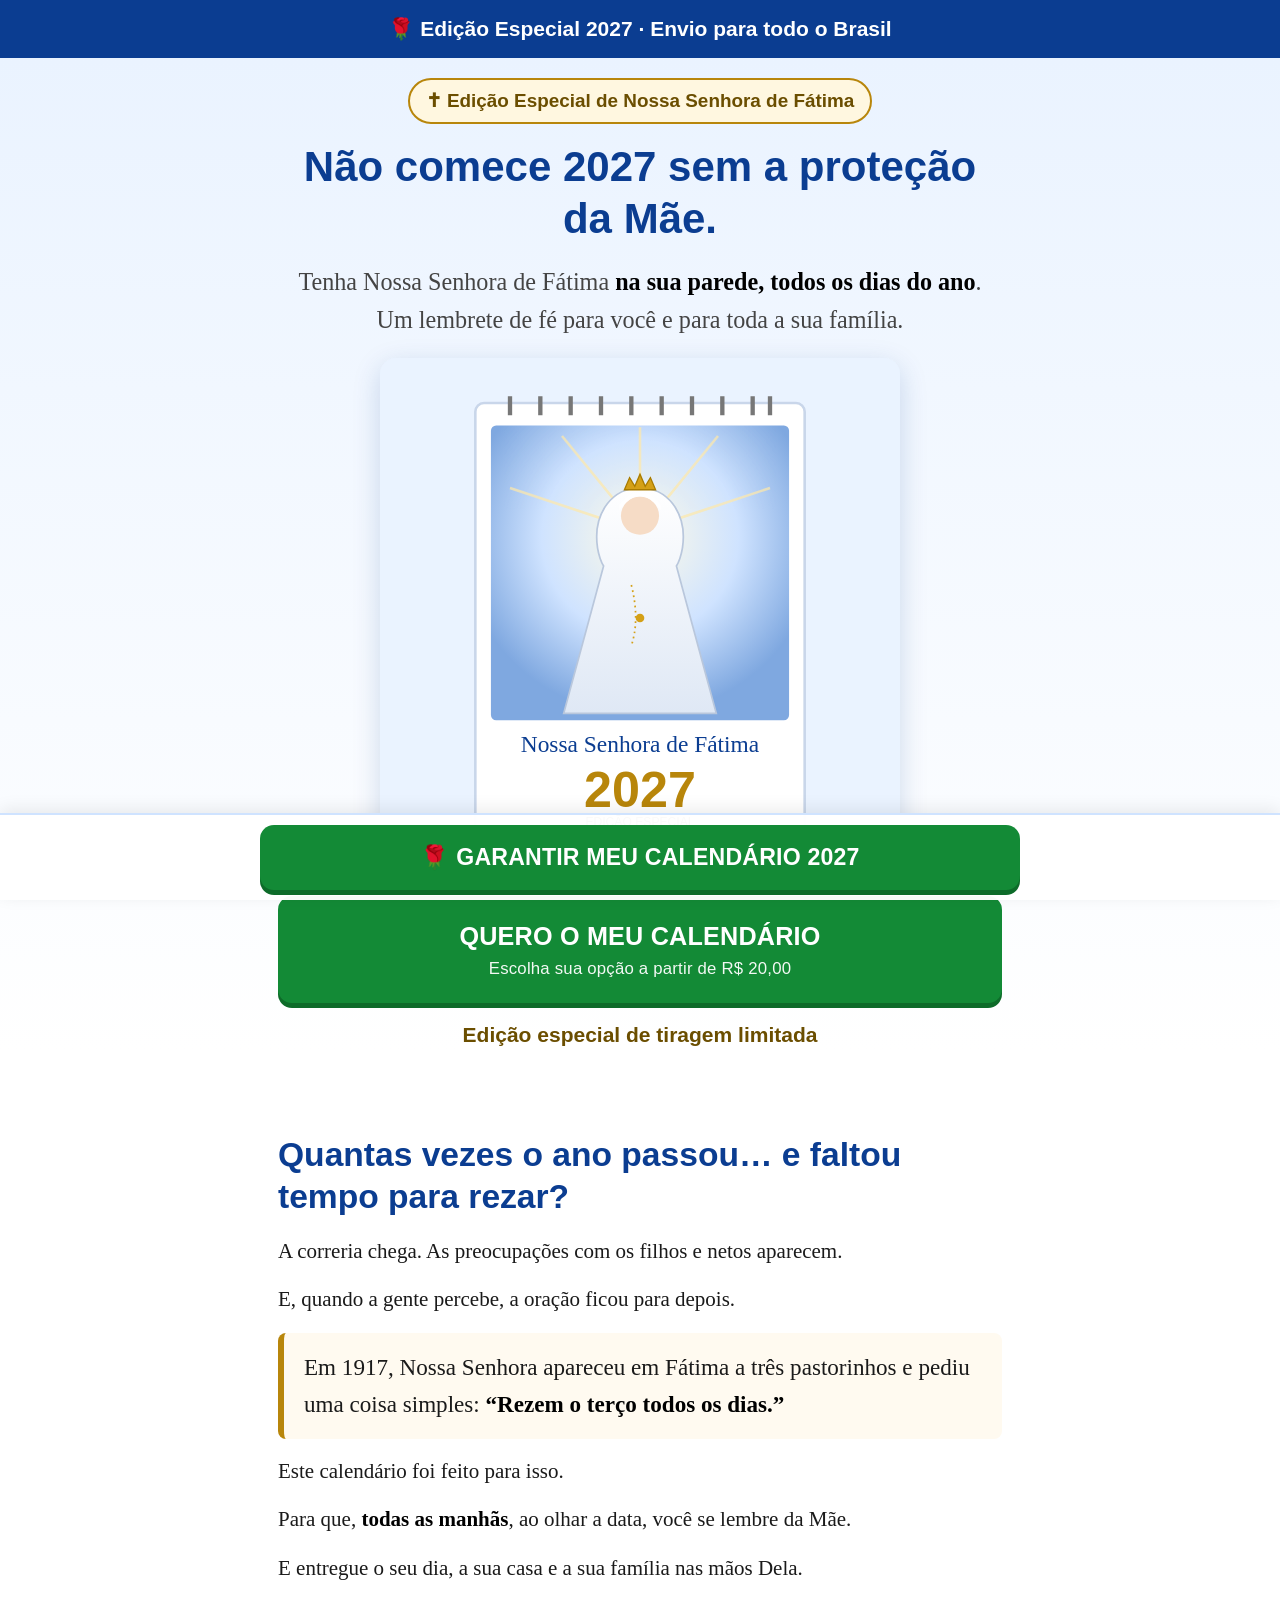
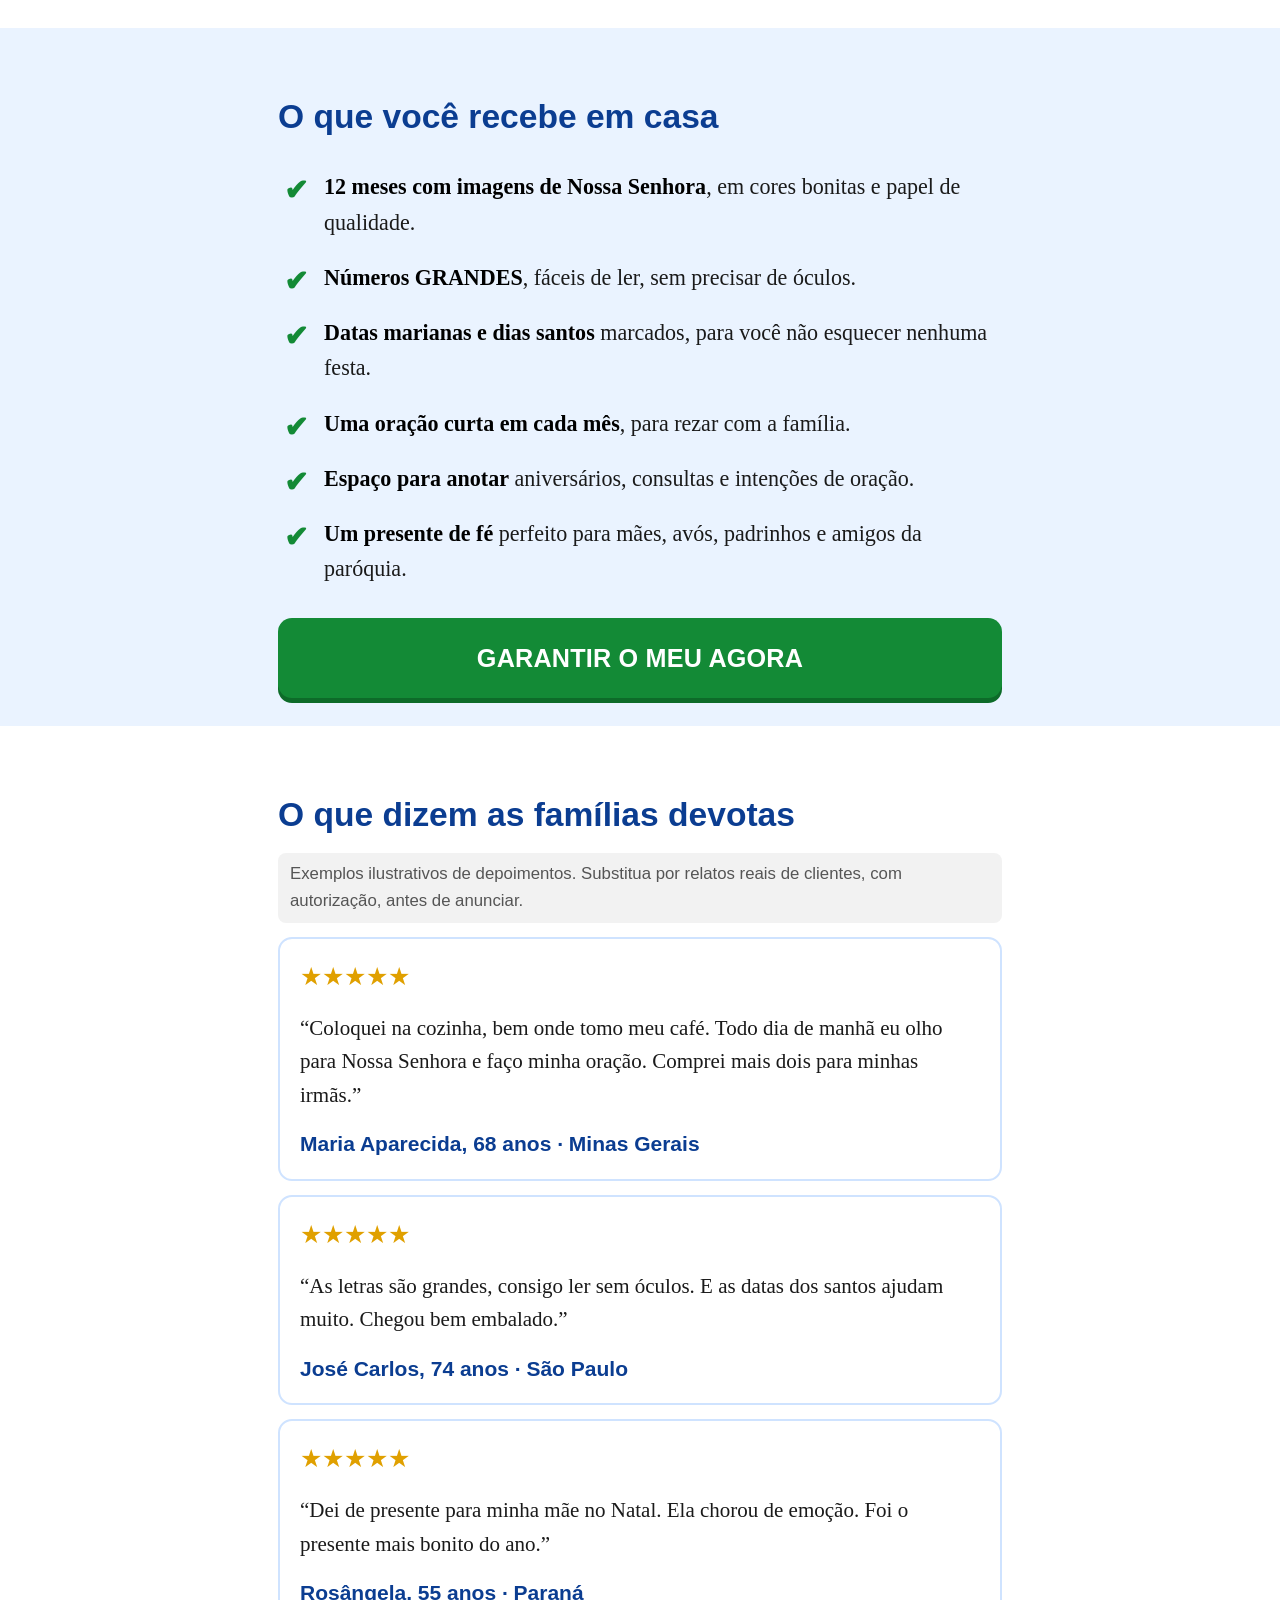
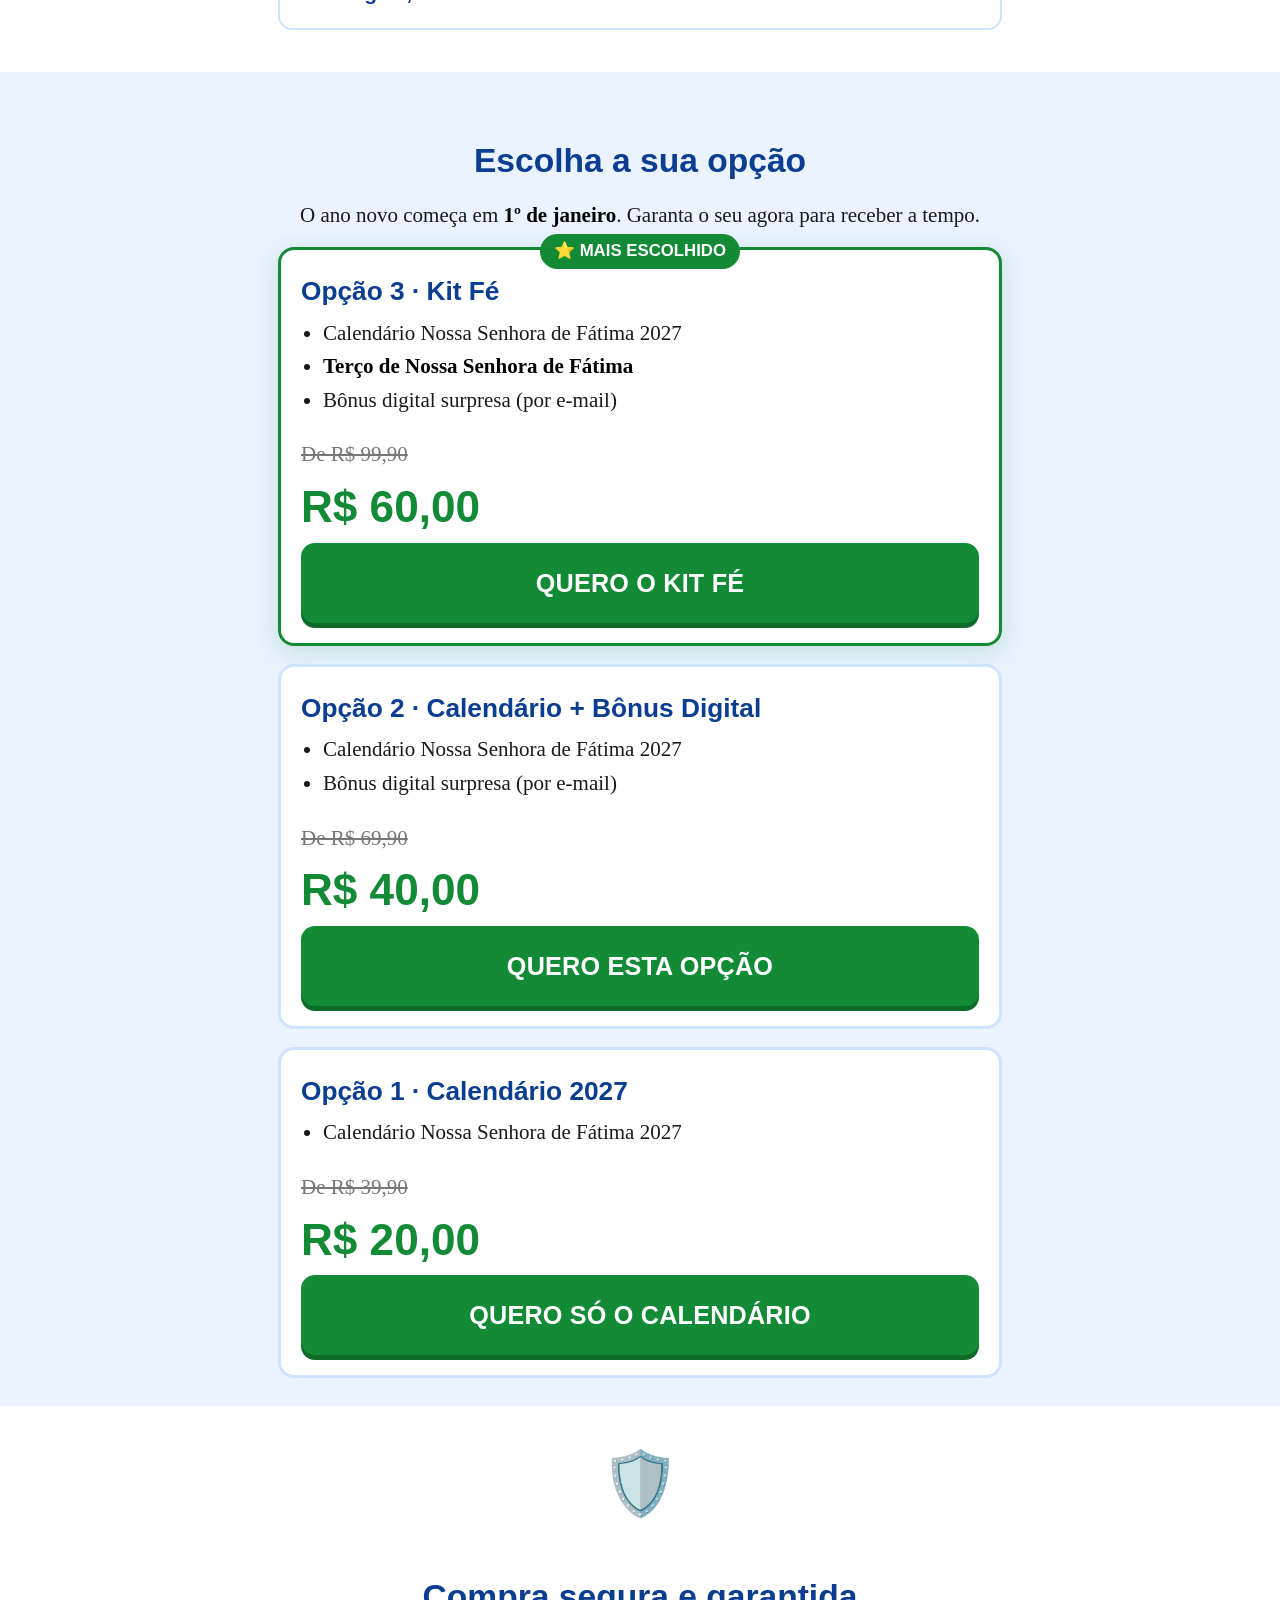
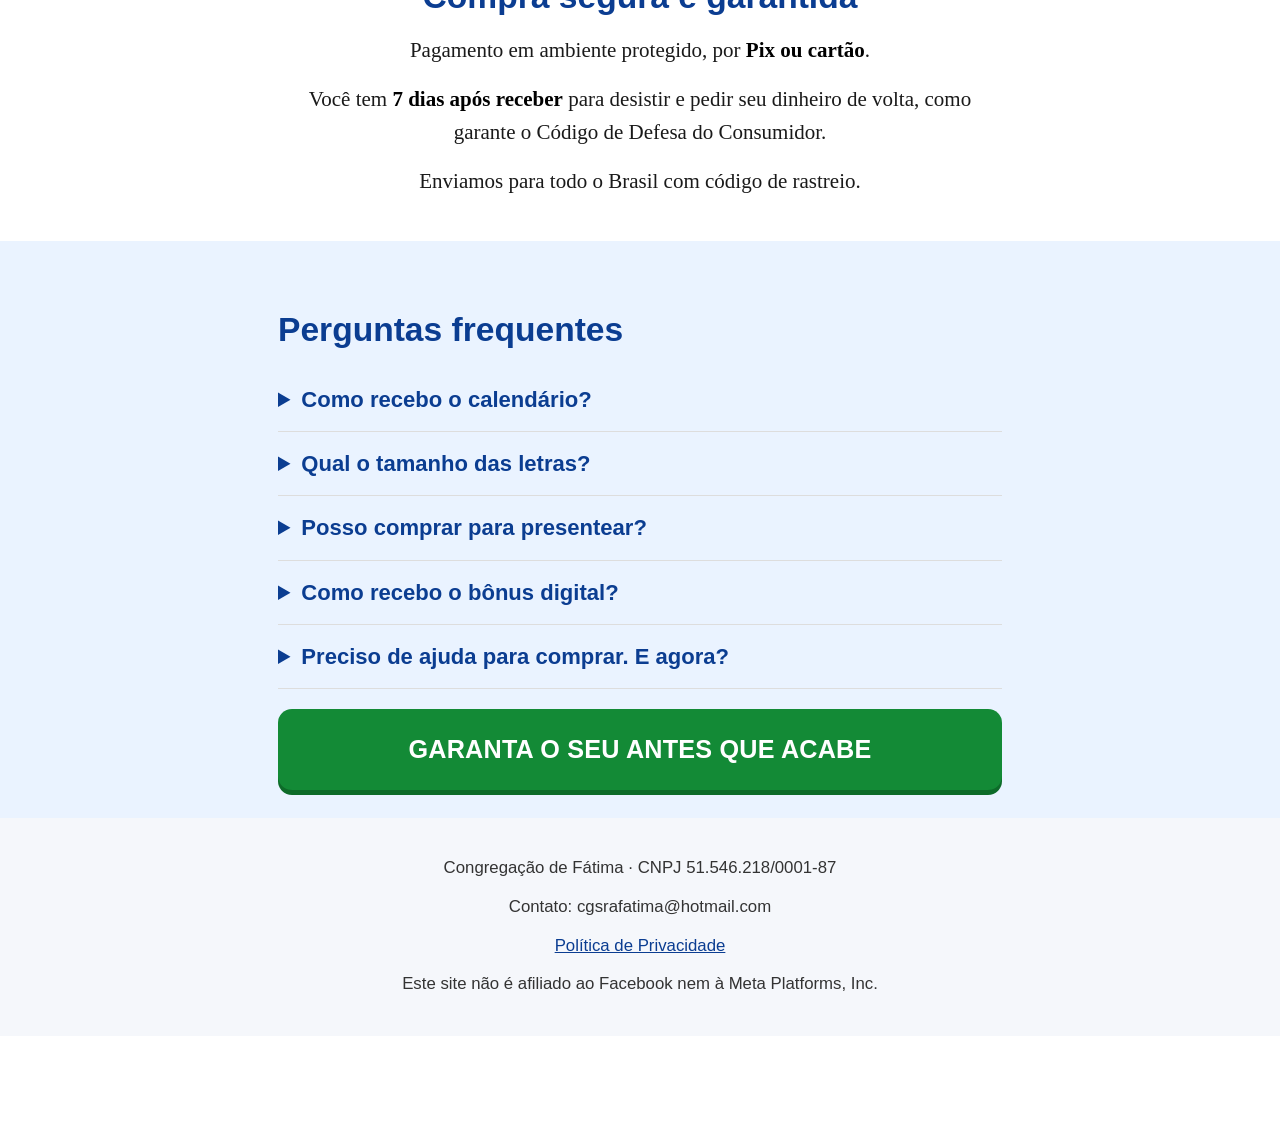
<file: index.html>
<!doctype html>
<html lang="pt-BR">
<head>
<meta charset="utf-8">
<meta name="viewport" content="width=device-width, initial-scale=1">
<title>Calendário Nossa Senhora de Fátima 2027 — Edição Especial</title>
<meta name="description" content="Calendário Nossa Senhora de Fátima 2027 — Edição Especial. Comece o ano com fé, oração e a companhia da Mãe em todos os dias.">
<meta property="og:title" content="Calendário Nossa Senhora de Fátima 2027 — Edição Especial">
<meta property="og:description" content="Comece 2027 sob o manto de Nossa Senhora. Edição especial com datas marianas e orações.">
<meta property="og:image" content="img/calendario.svg">
<link rel="stylesheet" href="assets/style.css">
</head>
<body>

<div class="faixa">🌹 Edição Especial 2027 · Envio para todo o Brasil</div>

<!-- HERO -->
<header class="hero">
  <div class="wrap">
    <span class="selo">✝ Edição Especial de Nossa Senhora de Fátima</span>
    <h1>Não comece 2027 sem a proteção da Mãe.</h1>
    <p class="sub">Tenha Nossa Senhora de Fátima <strong>na sua parede, todos os dias do ano</strong>. Um lembrete de fé para você e para toda a sua família.</p>

    <!-- VÍDEO: troque a imagem por um vídeo colando o código abaixo
    <div class="video"><iframe src="https://www.youtube.com/embed/SEU_VIDEO" title="Vídeo do calendário" allowfullscreen></iframe></div>
    -->
    <img class="produto-img"
         src="https://d8j0ntlcm91z4.cloudfront.net/user_3GwCEwV18G7K6cmNY8fMfwWMeJL/hf_20261118_110739_8f648c8b-9a55-483d-972a-41683b693b8c.png"
         onerror="this.onerror=null;this.src='img/calendario.svg'"
         alt="Calendário Nossa Senhora de Fátima 2027, Edição Especial, com terço ao lado" width="520" height="520">

    <a class="btn" href="endereco.html?opcao=3" data-comprar="3">QUERO O MEU CALENDÁRIO<small>Escolha sua opção a partir de R$ 20,00</small></a>
    <p data-tiragem style="font-family:Arial,sans-serif;font-weight:bold;color:#6b4e00"></p>
  </div>
</header>

<!-- HISTÓRIA / DOR -->
<section>
  <div class="wrap">
    <h2>Quantas vezes o ano passou… e faltou tempo para rezar?</h2>
    <p>A correria chega. As preocupações com os filhos e netos aparecem.</p>
    <p>E, quando a gente percebe, a oração ficou para depois.</p>
    <p class="destaque">Em 1917, Nossa Senhora apareceu em Fátima a três pastorinhos e pediu uma coisa simples: <strong>“Rezem o terço todos os dias.”</strong></p>
    <p>Este calendário foi feito para isso.</p>
    <p>Para que, <strong>todas as manhãs</strong>, ao olhar a data, você se lembre da Mãe.</p>
    <p>E entregue o seu dia, a sua casa e a sua família nas mãos Dela.</p>
  </div>
</section>

<!-- BENEFÍCIOS -->
<section class="azul">
  <div class="wrap">
    <h2>O que você recebe em casa</h2>
    <ul class="lista">
      <li><strong>12 meses com imagens de Nossa Senhora</strong>, em cores bonitas e papel de qualidade.</li>
      <li><strong>Números GRANDES</strong>, fáceis de ler, sem precisar de óculos.</li>
      <li><strong>Datas marianas e dias santos</strong> marcados, para você não esquecer nenhuma festa.</li>
      <li><strong>Uma oração curta em cada mês</strong>, para rezar com a família.</li>
      <li><strong>Espaço para anotar</strong> aniversários, consultas e intenções de oração.</li>
      <li><strong>Um presente de fé</strong> perfeito para mães, avós, padrinhos e amigos da paróquia.</li>
    </ul>
    <a class="btn" href="endereco.html?opcao=3" data-comprar="3">GARANTIR O MEU AGORA</a>
  </div>
</section>

<!-- PROVA SOCIAL -->
<section>
  <div class="wrap">
    <h2>O que dizem as famílias devotas</h2>
    <p class="aviso-ilustr">Exemplos ilustrativos de depoimentos. Substitua por relatos reais de clientes, com autorização, antes de anunciar.</p>

    <div class="depo">
      <div class="estrelas" aria-label="5 estrelas">★★★★★</div>
      <p>“Coloquei na cozinha, bem onde tomo meu café. Todo dia de manhã eu olho para Nossa Senhora e faço minha oração. Comprei mais dois para minhas irmãs.”</p>
      <div class="autor">Maria Aparecida, 68 anos · Minas Gerais</div>
    </div>
    <div class="depo">
      <div class="estrelas" aria-label="5 estrelas">★★★★★</div>
      <p>“As letras são grandes, consigo ler sem óculos. E as datas dos santos ajudam muito. Chegou bem embalado.”</p>
      <div class="autor">José Carlos, 74 anos · São Paulo</div>
    </div>
    <div class="depo">
      <div class="estrelas" aria-label="5 estrelas">★★★★★</div>
      <p>“Dei de presente para minha mãe no Natal. Ela chorou de emoção. Foi o presente mais bonito do ano.”</p>
      <div class="autor">Rosângela, 55 anos · Paraná</div>
    </div>
  </div>
</section>

<!-- OFERTA -->
<section class="azul" id="oferta">
  <div class="wrap">
    <h2 style="text-align:center">Escolha a sua opção</h2>
    <p style="text-align:center">O ano novo começa em <strong>1º de janeiro</strong>. Garanta o seu agora para receber a tempo.</p>
    <p data-validade style="text-align:center;font-family:Arial,sans-serif;font-weight:bold;color:#b00020"></p>

    <div class="planos">
      <div class="plano top">
        <span class="tag">⭐ MAIS ESCOLHIDO</span>
        <h3>Opção 3 · <span data-nome="3">Kit Fé</span></h3>
        <ul>
          <li>Calendário Nossa Senhora de Fátima 2027</li>
          <li><strong>Terço de Nossa Senhora de Fátima</strong></li>
          <li>Bônus digital surpresa (por e-mail)</li>
        </ul>
        <div class="preco-de" data-de="3"></div>
        <div class="preco-por" data-por="3">R$ 60,00</div>
        <a class="btn" href="endereco.html?opcao=3" data-comprar="3">QUERO O KIT FÉ</a>
      </div>

      <div class="plano">
        <h3>Opção 2 · <span data-nome="2">Calendário + Bônus Digital</span></h3>
        <ul>
          <li>Calendário Nossa Senhora de Fátima 2027</li>
          <li>Bônus digital surpresa (por e-mail)</li>
        </ul>
        <div class="preco-de" data-de="2"></div>
        <div class="preco-por" data-por="2">R$ 40,00</div>
        <a class="btn" href="endereco.html?opcao=2" data-comprar="2">QUERO ESTA OPÇÃO</a>
      </div>

      <div class="plano">
        <h3>Opção 1 · <span data-nome="1">Calendário 2027</span></h3>
        <ul>
          <li>Calendário Nossa Senhora de Fátima 2027</li>
        </ul>
        <div class="preco-de" data-de="1"></div>
        <div class="preco-por" data-por="1">R$ 20,00</div>
        <a class="btn" href="endereco.html?opcao=1" data-comprar="1">QUERO SÓ O CALENDÁRIO</a>
      </div>
    </div>
  </div>
</section>

<!-- GARANTIA -->
<section class="garantia">
  <div class="wrap">
    <div class="icone">🛡️</div>
    <h2>Compra segura e garantida</h2>
    <p>Pagamento em ambiente protegido, por <strong>Pix ou cartão</strong>.</p>
    <p>Você tem <strong>7 dias após receber</strong> para desistir e pedir seu dinheiro de volta, como garante o Código de Defesa do Consumidor.</p>
    <p data-empresa="prazoEnvio"></p>
  </div>
</section>

<!-- FAQ -->
<section class="azul faq">
  <div class="wrap">
    <h2>Perguntas frequentes</h2>
    <details><summary>Como recebo o calendário?</summary><p>Pelos Correios ou transportadora, no endereço que você informar. Você recebe o código de rastreio.</p></details>
    <details><summary>Qual o tamanho das letras?</summary><p>Os números dos dias são grandes, pensados para leitura fácil.</p></details>
    <details><summary>Posso comprar para presentear?</summary><p>Pode, sim. Basta colocar o endereço de quem vai receber.</p></details>
    <details><summary>Como recebo o bônus digital?</summary><p>Por e-mail, logo após a confirmação do pagamento (opções 2 e 3).</p></details>
    <details><summary>Preciso de ajuda para comprar. E agora?</summary><p>Escreva para <strong data-empresa="email"></strong>. Atendemos com calma e carinho.</p></details>
    <a class="btn" href="endereco.html?opcao=3" data-comprar="3" style="margin-top:20px">GARANTA O SEU ANTES QUE ACABE</a>
  </div>
</section>

<footer>
  <div class="wrap">
    <p><span data-empresa="nome"></span> · CNPJ <span data-empresa="cnpj"></span></p>
    <p>Contato: <span data-empresa="email"></span></p>
    <p><a href="privacidade.html">Política de Privacidade</a></p>
    <p>Este site não é afiliado ao Facebook nem à Meta Platforms, Inc.</p>
  </div>
</footer>

<div class="cta-fixo"><a class="btn" href="#oferta">🌹 GARANTIR MEU CALENDÁRIO 2027</a></div>

<script src="assets/config.js"></script>
<script src="assets/app.js"></script>
<script>track("ViewContent", {content_name: "Calendario Fatima 2027", currency: "BRL"});</script>
<noscript><img height="1" width="1" style="display:none" src="https://www.facebook.com/tr?id=1657125882823147&ev=PageView&noscript=1"/></noscript>
</body>
</html>
</file>
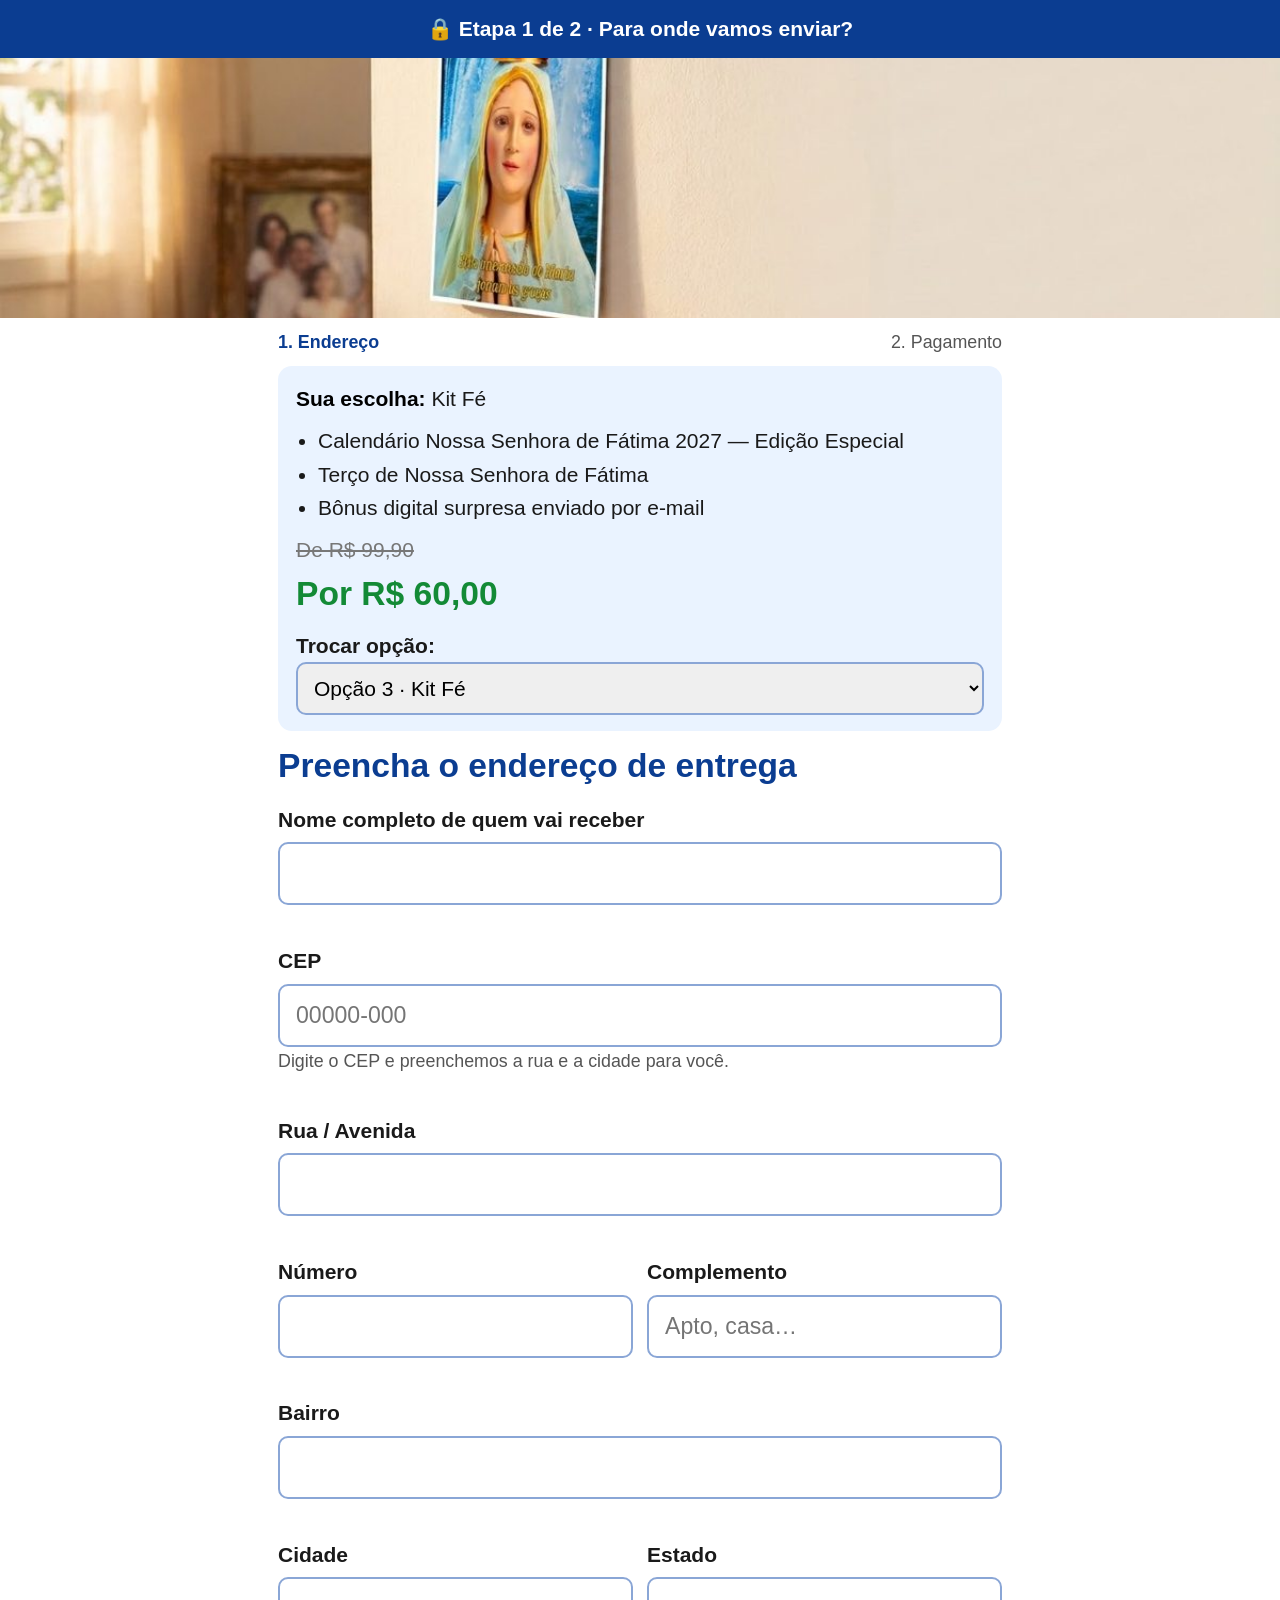
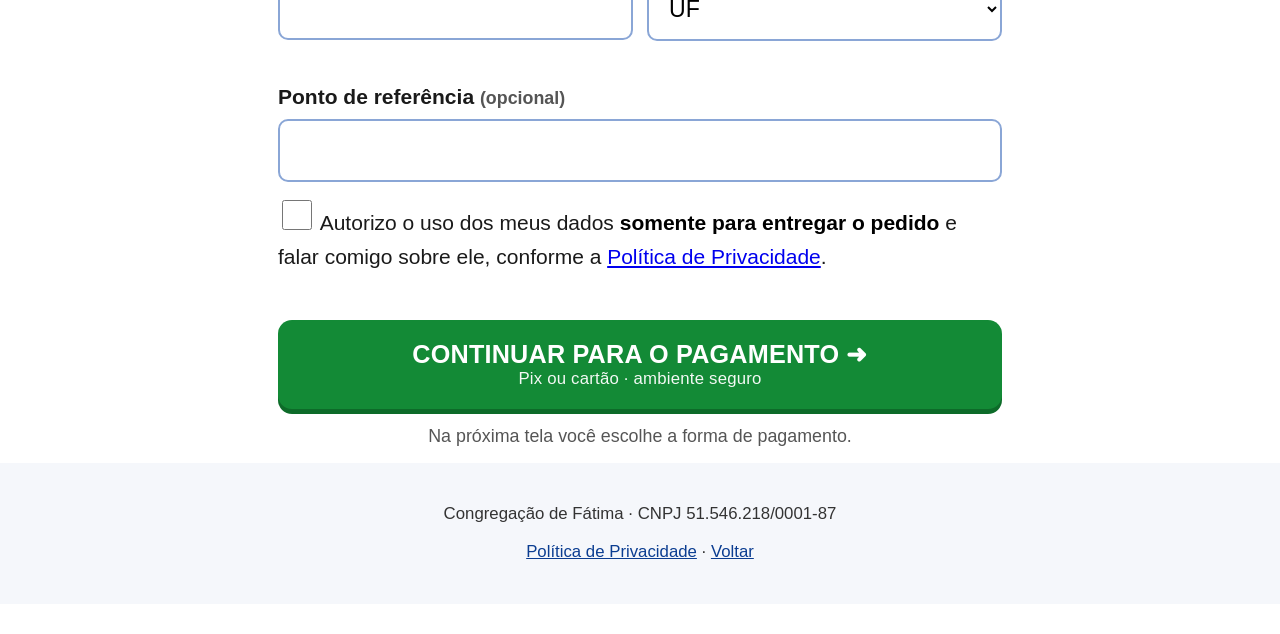
<file: endereco.html>
<!doctype html>
<html lang="pt-BR">
<head>
<meta charset="utf-8">
<meta name="viewport" content="width=device-width, initial-scale=1">
<meta name="robots" content="noindex">
<title>Endereço de entrega — Calendário Nossa Senhora de Fátima 2027</title>
<link rel="stylesheet" href="assets/style.css">
</head>
<body style="padding-bottom:30px">

<div class="faixa">🔒 Etapa 1 de 2 · Para onde vamos enviar?</div>
<img src="img/banner-endereco.jpg" alt="Calendário Nossa Senhora de Fátima 2027 na parede, ao lado de um terço e uma vela" style="display:block;width:100%;max-height:260px;object-fit:cover;object-position:35% 40%" width="1200" height="670">

<main class="wrap">
  <div class="passos"><span><b>1. Endereço</b></span><span>2. Pagamento</span></div>

  <div class="resumo" id="resumo">
    <div><strong>Sua escolha:</strong> <span id="r-nome">—</span></div>
    <ul id="r-itens" style="margin:.4em 0;padding-left:22px"></ul>
    <span class="preco-de" id="r-de"></span>
    <div class="preco-por" id="r-por"></div>
    <label for="opcao" style="font-weight:bold;display:block;margin-top:8px">Trocar opção:</label>
    <select id="opcao" style="width:100%;font-size:1rem;padding:12px;border-radius:10px;border:2px solid #8aa6d6;min-height:52px">
      <option value="3">Opção 3 · Kit Fé</option>
      <option value="2">Opção 2 · Calendário + Bônus Digital</option>
      <option value="1">Opção 1 · Só o Calendário</option>
    </select>
  </div>

  <h1 style="font-size:1.6rem">Preencha o endereço de entrega</h1>

  <form class="form" id="form" novalidate autocomplete="on">
    <label for="nome">Nome completo de quem vai receber</label>
    <input id="nome" name="nome" autocomplete="name" required>
    <div class="erro" data-erro="nome"></div>

    <label for="cep">CEP</label>
    <input id="cep" name="cep" inputmode="numeric" autocomplete="postal-code" placeholder="00000-000" maxlength="9" required>
    <div class="ajuda" id="cep-status">Digite o CEP e preenchemos a rua e a cidade para você.</div>
    <div class="erro" data-erro="cep"></div>

    <label for="rua">Rua / Avenida</label>
    <input id="rua" name="rua" autocomplete="address-line1" required>
    <div class="erro" data-erro="rua"></div>

    <div class="linha">
      <div>
        <label for="numero">Número</label>
        <input id="numero" name="numero" inputmode="numeric" required>
        <div class="erro" data-erro="numero"></div>
      </div>
      <div>
        <label for="complemento">Complemento</label>
        <input id="complemento" name="complemento" autocomplete="address-line2" placeholder="Apto, casa…">
      </div>
    </div>

    <label for="bairro">Bairro</label>
    <input id="bairro" name="bairro" required>
    <div class="erro" data-erro="bairro"></div>

    <div class="linha">
      <div>
        <label for="cidade">Cidade</label>
        <input id="cidade" name="cidade" autocomplete="address-level2" required>
        <div class="erro" data-erro="cidade"></div>
      </div>
      <div>
        <label for="uf">Estado</label>
        <select id="uf" name="uf" autocomplete="address-level1" required>
          <option value="">UF</option>
          <option>AC</option><option>AL</option><option>AP</option><option>AM</option><option>BA</option><option>CE</option><option>DF</option><option>ES</option><option>GO</option><option>MA</option><option>MT</option><option>MS</option><option>MG</option><option>PA</option><option>PB</option><option>PR</option><option>PE</option><option>PI</option><option>RJ</option><option>RN</option><option>RS</option><option>RO</option><option>RR</option><option>SC</option><option>SP</option><option>SE</option><option>TO</option>
        </select>
        <div class="erro" data-erro="uf"></div>
      </div>
    </div>

    <label for="referencia">Ponto de referência <span class="ajuda">(opcional)</span></label>
    <input id="referencia" name="referencia">

    <label class="check" for="lgpd">
      <input type="checkbox" id="lgpd" name="lgpd" required>
      <span>Autorizo o uso dos meus dados <strong>somente para entregar o pedido</strong> e falar comigo sobre ele, conforme a <a href="privacidade.html" target="_blank">Política de Privacidade</a>.</span>
    </label>
    <div class="erro" data-erro="lgpd"></div>

    <div id="alerta" class="alerta" hidden></div>

    <button class="btn" type="submit" id="enviar" style="margin-top:18px">CONTINUAR PARA O PAGAMENTO ➜<small>Pix ou cartão · ambiente seguro</small></button>
    <p class="ajuda" style="text-align:center">Na próxima tela você escolhe a forma de pagamento.</p>
  </form>
</main>

<footer>
  <div class="wrap">
    <p><span data-empresa="nome"></span> · CNPJ <span data-empresa="cnpj"></span></p>
    <p><a href="privacidade.html">Política de Privacidade</a> · <a href="index.html">Voltar</a></p>
  </div>
</footer>

<script src="assets/config.js"></script>
<script src="assets/app.js"></script>
<script>
(function(){
  var C = window.OFERTA, qs = new URLSearchParams(location.search);
  var $ = function(id){ return document.getElementById(id); };
  var sel = $("opcao");
  sel.value = C.opcoes[qs.get("opcao")] ? qs.get("opcao") : "3";

  function resumo(){
    var o = C.opcoes[sel.value];
    $("r-nome").textContent = o.nome;
    $("r-de").textContent = o.de ? "De R$ " + o.de : "";
    $("r-por").textContent = "Por R$ " + o.por;
    $("r-itens").innerHTML = "";
    o.itens.forEach(function(t){ var li = document.createElement("li"); li.textContent = t; $("r-itens").appendChild(li); });
  }
  sel.addEventListener("change", resumo); resumo();

  /* máscaras */
  $("cep").addEventListener("input", function(e){
    var d = e.target.value.replace(/\D/g, "").slice(0, 8);
    e.target.value = d.length > 5 ? d.slice(0,5) + "-" + d.slice(5) : d;
    if (d.length === 8) buscaCep(d);
  });

  /* ViaCEP: preenche endereço automaticamente */
  function buscaCep(cep){
    var st = $("cep-status"); st.textContent = "Buscando endereço…";
    fetch("https://viacep.com.br/ws/" + cep + "/json/").then(function(r){ return r.json(); }).then(function(j){
      if (j.erro) { st.textContent = "CEP não encontrado. Preencha o endereço abaixo."; return; }
      if (j.logradouro) $("rua").value = j.logradouro;
      if (j.bairro) $("bairro").value = j.bairro;
      if (j.localidade) $("cidade").value = j.localidade;
      if (j.uf) $("uf").value = j.uf;
      st.textContent = "✔ Endereço encontrado. Agora coloque o número.";
      $("numero").focus();
    }).catch(function(){ st.textContent = "Não consegui buscar o CEP. Preencha o endereço abaixo."; });
  }

  function erro(campo, msg){ var el = document.querySelector('[data-erro="' + campo + '"]'); if (el) el.textContent = msg || ""; }

  function valida(d){
    var ok = true;
    function req(c, cond, msg){ if (!cond) { erro(c, msg); ok = false; } else erro(c, ""); }
    req("nome", d.nome.trim().split(/\s+/).length >= 2, "Escreva nome e sobrenome.");
    req("cep", d.cep.replace(/\D/g, "").length === 8, "O CEP tem 8 números.");
    req("rua", d.rua.trim().length > 2, "Escreva a rua.");
    req("numero", d.numero.trim().length > 0, "Coloque o número (ou S/N).");
    req("bairro", d.bairro.trim().length > 1, "Escreva o bairro.");
    req("cidade", d.cidade.trim().length > 1, "Escreva a cidade.");
    req("uf", !!d.uf, "Escolha o estado.");
    req("lgpd", d.lgpd, "Marque esta caixa para continuar.");
    return ok;
  }

  function idPedido(){
    var a = "ABCDEFGHJKLMNPQRSTUVWXYZ23456789", s = "FAT-";
    for (var i = 0; i < 6; i++) s += a[Math.floor(Math.random() * a.length)];
    return s;
  }

  $("form").addEventListener("submit", function(ev){
    ev.preventDefault();
    var f = ev.target, d = {};
    ["nome","cep","rua","numero","complemento","bairro","cidade","uf","referencia"].forEach(function(k){ d[k] = f[k].value; });
    d.lgpd = f.lgpd.checked;
    if (!valida(d)) { var p = document.querySelector(".erro:not(:empty)"); if (p) p.scrollIntoView({behavior:"smooth", block:"center"}); return; }

    var url = C.checkout[sel.value] || "";
    var al = $("alerta");
    if (!url || url.indexOf("COLE_AQUI") > -1) {
      al.hidden = false; al.textContent = "Checkout ainda não configurado (edite assets/config.js).";
      return;
    }

    var pedido = idPedido();
    var btn = $("enviar"); btn.disabled = true; btn.firstChild.textContent = "AGUARDE, ABRINDO O PAGAMENTO…";

    var registro = Object.assign({}, d, {
      pedido: pedido, opcao: sel.value, opcao_nome: C.opcoes[sel.value].nome,
      valor: C.opcoes[sel.value].por, data: new Date().toISOString(),
      consentimento_lgpd: d.lgpd ? "sim" : "nao"
    }, window.__trk || {});
    delete registro.lgpd;

    track("InitiateCheckout", {value: parseFloat(C.opcoes[sel.value].por.replace(",", ".")), currency: "BRL", num_items: 1});

    var p = new URLSearchParams();
    if (C.prefillCheckout) {
      p.set(C.prefillParams.nome, d.nome.trim());
    }
    var t = window.__trk || {};
    Object.keys(t).forEach(function(k){ if (k !== "src") p.set(k, t[k]); });
    p.set("src", pedido); // código do pedido para cruzar planilha × Cakto
    var destino = url + (url.indexOf("?") > -1 ? "&" : "?") + p.toString();

    function ir(){ location.href = destino; }
    if (!C.enderecoEndpoint) { console.warn("enderecoEndpoint vazio: endereço NÃO foi salvo."); ir(); return; }

    var feito = false, done = function(){ if (!feito) { feito = true; ir(); } };
    setTimeout(done, 3500); // nunca deixa a pessoa presa
    fetch(C.enderecoEndpoint, {
      method: "POST", mode: "no-cors", keepalive: true,
      headers: {"Content-Type": "text/plain;charset=utf-8"},
      body: JSON.stringify(registro)
    }).then(done, done);
  });
})();
</script>
</body>
</html>
</file>
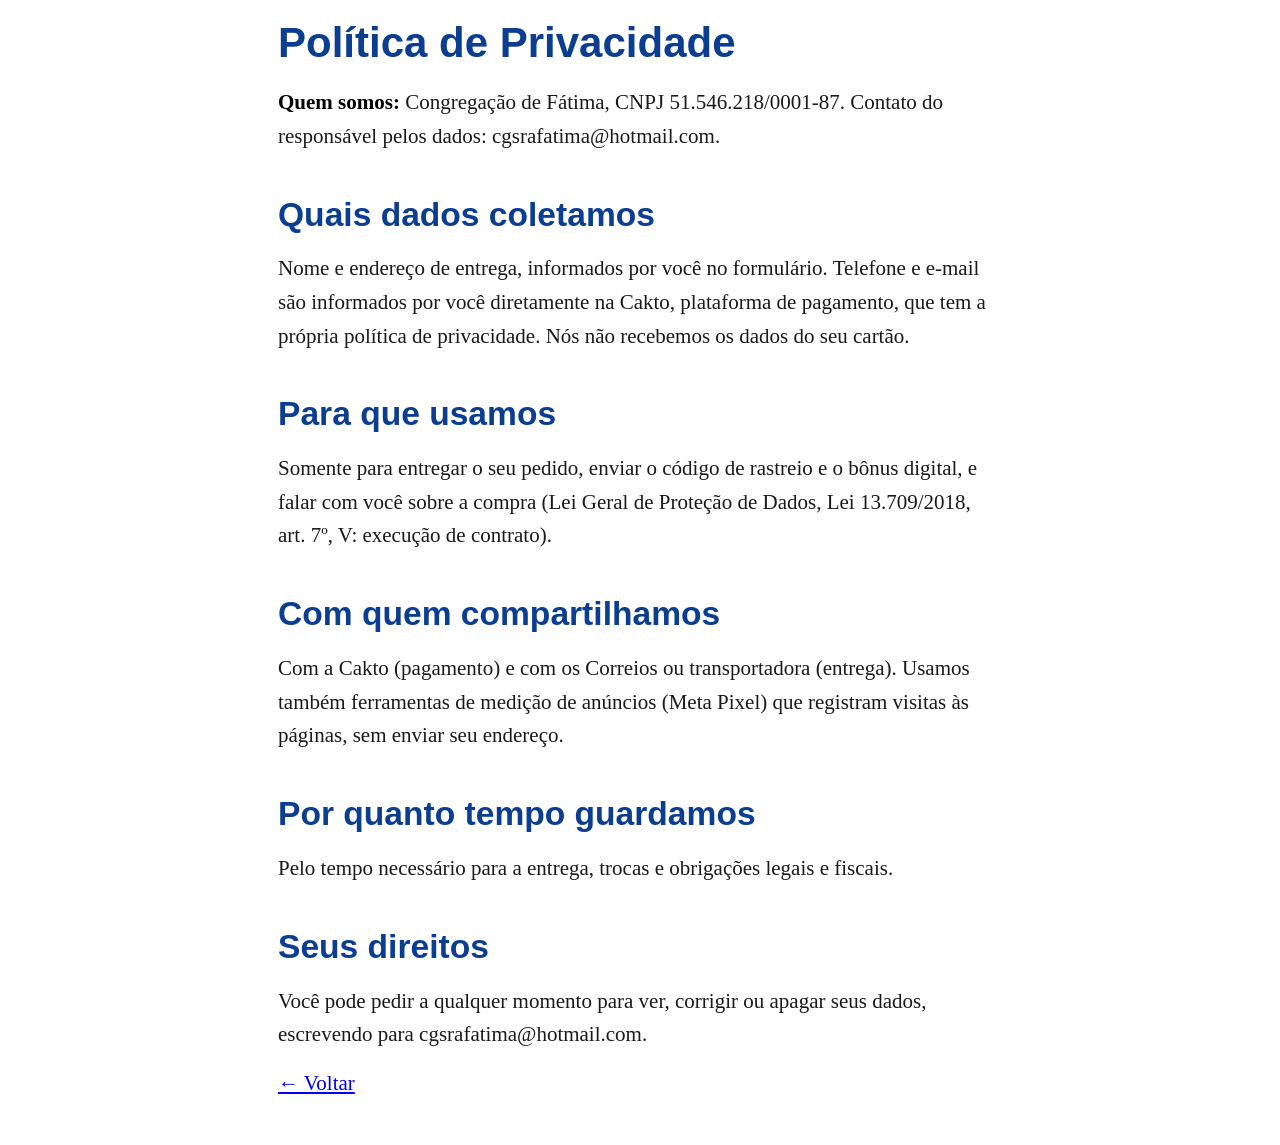
<file: privacidade.html>
<!doctype html>
<html lang="pt-BR">
<head>
<meta charset="utf-8">
<meta name="viewport" content="width=device-width, initial-scale=1">
<title>Política de Privacidade</title>
<link rel="stylesheet" href="assets/style.css">
</head>
<body style="padding-bottom:30px">
<main class="wrap">
  <h1>Política de Privacidade</h1>
  <p><strong>Quem somos:</strong> <span data-empresa="nome"></span>, CNPJ <span data-empresa="cnpj"></span>. Contato do responsável pelos dados: <span data-empresa="email"></span>.</p>
  <h2>Quais dados coletamos</h2>
  <p>Nome e endereço de entrega, informados por você no formulário. Telefone e e-mail são informados por você diretamente na Cakto, plataforma de pagamento, que tem a própria política de privacidade. Nós não recebemos os dados do seu cartão.</p>
  <h2>Para que usamos</h2>
  <p>Somente para entregar o seu pedido, enviar o código de rastreio e o bônus digital, e falar com você sobre a compra (Lei Geral de Proteção de Dados, Lei 13.709/2018, art. 7º, V: execução de contrato).</p>
  <h2>Com quem compartilhamos</h2>
  <p>Com a Cakto (pagamento) e com os Correios ou transportadora (entrega). Usamos também ferramentas de medição de anúncios (Meta Pixel) que registram visitas às páginas, sem enviar seu endereço.</p>
  <h2>Por quanto tempo guardamos</h2>
  <p>Pelo tempo necessário para a entrega, trocas e obrigações legais e fiscais.</p>
  <h2>Seus direitos</h2>
  <p>Você pode pedir a qualquer momento para ver, corrigir ou apagar seus dados, escrevendo para <span data-empresa="email"></span>.</p>
  <p><a href="index.html">← Voltar</a></p>
</main>
<script src="assets/config.js"></script>
<script src="assets/app.js"></script>
</body>
</html>
</file>
<file: assets/style.css>
:root{
  --azul:#0b3d91; --azul-claro:#eaf3ff; --azul-medio:#cfe3ff;
  --verde:#138a36; --verde-esc:#0d6b29; --ouro:#b8860b;
  --texto:#1a1a1a; --suave:#444; --branco:#fff; --vermelho:#b00020;
}
*{box-sizing:border-box}
html{font-size:21px}
body{margin:0;font-family:Georgia,"Times New Roman",serif;color:var(--texto);
  background:var(--branco);line-height:1.6;padding-bottom:110px}
h1,h2,h3{font-family:Arial,Helvetica,sans-serif;line-height:1.25;color:var(--azul)}
h1{font-size:2rem;margin:.4em 0}
h2{font-size:1.6rem;margin:1.2em 0 .5em}
h3{font-size:1.25rem}
p{margin:.7em 0}
strong{color:#000}
.wrap{max-width:760px;margin:0 auto;padding:0 18px}
section{padding:28px 0}
.faixa{background:var(--azul);color:#fff;text-align:center;font-family:Arial,sans-serif;
  font-weight:bold;padding:12px 16px;font-size:1rem}
.hero{background:linear-gradient(#eaf3ff,#fff);text-align:center;padding-top:20px}
.selo{display:inline-block;background:#fff7e0;color:#6b4e00;border:2px solid var(--ouro);
  border-radius:40px;padding:6px 16px;font-family:Arial,sans-serif;font-weight:bold;font-size:.9rem}
.sub{font-size:1.15rem;color:var(--suave)}
.produto-img{width:100%;max-width:520px;border-radius:16px;box-shadow:0 8px 28px rgba(11,61,145,.18);
  display:block;margin:18px auto;background:#eaf3ff}
.video{position:relative;padding-top:56.25%;border-radius:16px;overflow:hidden;margin:18px 0}
.video iframe{position:absolute;inset:0;width:100%;height:100%;border:0}
.azul{background:var(--azul-claro)}
.lista{list-style:none;padding:0}
.lista li{padding:10px 0 10px 46px;position:relative;font-size:1.05rem}
.lista li:before{content:"✔";position:absolute;left:6px;top:8px;color:var(--verde);font-size:1.4rem;font-weight:bold}
.destaque{border-left:6px solid var(--ouro);background:#fffaf0;padding:16px 20px;border-radius:8px;font-size:1.1rem}
.btn{display:block;width:100%;text-align:center;background:var(--verde);color:#fff !important;
  font-family:Arial,Helvetica,sans-serif;font-weight:bold;font-size:1.2rem;text-decoration:none;
  border:0;border-radius:14px;padding:20px 16px;min-height:68px;cursor:pointer;
  box-shadow:0 5px 0 var(--verde-esc);letter-spacing:.2px}
.btn:hover,.btn:focus{background:var(--verde-esc)}
.btn:focus-visible{outline:4px solid #ffbf00;outline-offset:3px}
.btn small{display:block;font-weight:normal;font-size:.8rem;opacity:.95}
.depo{background:#fff;border:2px solid var(--azul-medio);border-radius:14px;padding:18px 20px;margin:14px 0}
.depo .estrelas{color:#e0a000;font-size:1.2rem}
.depo .autor{font-family:Arial,sans-serif;font-weight:bold;color:var(--azul);margin-top:6px}
.aviso-ilustr{font-family:Arial,sans-serif;font-size:.8rem;color:#555;background:#f2f2f2;
  border-radius:8px;padding:8px 12px}
.planos{display:grid;gap:18px}
.plano{border:3px solid var(--azul-medio);border-radius:16px;padding:20px;background:#fff;position:relative}
.plano.top{border-color:var(--verde);box-shadow:0 6px 24px rgba(19,138,54,.18)}
.plano .tag{position:absolute;top:-16px;left:50%;transform:translateX(-50%);background:var(--verde);
  color:#fff;font-family:Arial,sans-serif;font-weight:bold;font-size:.8rem;padding:4px 14px;border-radius:20px;white-space:nowrap}
.plano h3{margin:.2em 0 .3em}
.plano ul{padding-left:22px;margin:.4em 0 1em}
.preco-de{color:#777;text-decoration:line-through;font-size:1rem}
.preco-por{font-family:Arial,sans-serif;font-size:2.1rem;font-weight:bold;color:var(--verde)}
.garantia{text-align:center}
.garantia .icone{font-size:3rem}
.faq details{border-bottom:1px solid #ddd;padding:14px 0}
.faq summary{font-family:Arial,sans-serif;font-weight:bold;cursor:pointer;color:var(--azul);font-size:1.05rem}
footer{background:#f5f7fb;color:#333;font-size:.8rem;padding:26px 0;text-align:center;font-family:Arial,sans-serif}
footer a{color:var(--azul)}
.cta-fixo{position:fixed;left:0;right:0;bottom:0;background:rgba(255,255,255,.97);
  border-top:2px solid var(--azul-medio);padding:10px 14px calc(10px + env(safe-area-inset-bottom));z-index:50;
  box-shadow:0 -4px 16px rgba(0,0,0,.08)}
.cta-fixo .btn{max-width:760px;margin:0 auto;padding:14px;min-height:60px;font-size:1.1rem}
/* formulário */
.form label{display:block;font-family:Arial,sans-serif;font-weight:bold;margin:16px 0 6px;font-size:1rem}
.form input,.form select{width:100%;font-size:1.1rem;padding:16px;border:2px solid #8aa6d6;border-radius:10px;
  min-height:60px;font-family:Arial,sans-serif;background:#fff}
.form input:focus,.form select:focus{outline:3px solid #ffbf00;border-color:var(--azul)}
.form .linha{display:grid;grid-template-columns:1fr 1fr;gap:14px}
.form .erro{color:var(--vermelho);font-family:Arial,sans-serif;font-size:.9rem;min-height:1.2em}
.form .ajuda{font-size:.85rem;color:#555;font-family:Arial,sans-serif}
.resumo{background:var(--azul-claro);border-radius:14px;padding:16px 18px;font-family:Arial,sans-serif}
.resumo .preco-por{font-size:1.6rem}
.check{display:flex;gap:12px;align-items:flex-start;font-weight:normal !important}
.check input{width:30px;height:30px;min-height:auto;flex:0 0 auto;margin-top:2px}
.passos{display:flex;justify-content:space-between;font-family:Arial,sans-serif;font-size:.85rem;color:#555;margin:10px 0}
.passos b{color:var(--azul)}
.alerta{background:#fff3f3;border:2px solid var(--vermelho);border-radius:10px;padding:12px 16px;font-family:Arial,sans-serif}
@media (min-width:760px){.planos{grid-template-columns:1fr}}
@media (max-width:420px){html{font-size:19px}.form .linha{grid-template-columns:1fr}}
</file>
